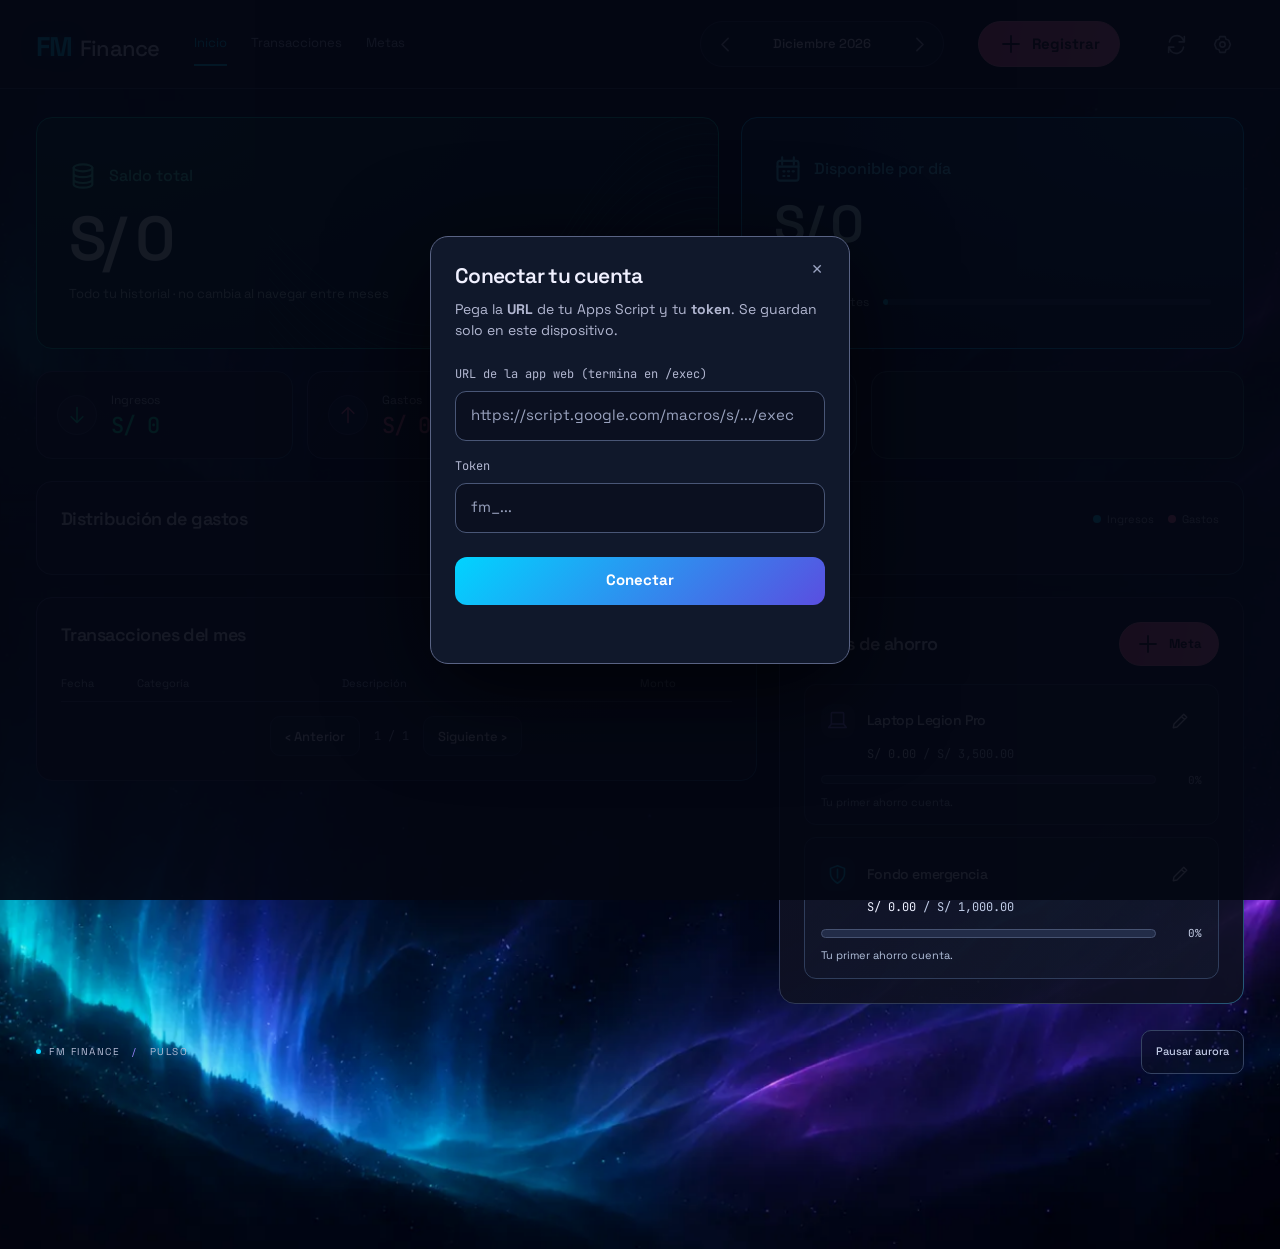
<file: index.html>
<!DOCTYPE html>
<html lang="es">
<head>
  <meta charset="UTF-8">
  <meta name="viewport" content="width=device-width, initial-scale=1.0">
  <meta name="theme-color" content="#08080f">
  <title>FM Finance — Dashboard</title>

  <link rel="manifest" href="manifest.json">
  <link rel="preconnect" href="https://fonts.googleapis.com">
  <link rel="preconnect" href="https://fonts.gstatic.com" crossorigin>
  <link href="https://fonts.googleapis.com/css2?family=Space+Grotesk:wght@400;500;600;700&family=JetBrains+Mono:wght@400;500;600&display=swap" rel="stylesheet">

  <link rel="stylesheet" href="css/base.css">
  <link rel="stylesheet" href="css/dashboard.css">
</head>
<body>
  <div class="aurora" aria-hidden="true"></div>

  <!-- Overlay de configuración (igual que el form) -->
  <div class="cfg-overlay" id="cfgOverlay" hidden>
    <div class="cfg-card">
      <button class="cfg-x" id="btnCerrarCfg" type="button" aria-label="Cerrar" title="Cerrar">✕</button>
      <h2>Conectar tu cuenta</h2>
      <p class="cfg-help">Pega la <b>URL</b> de tu Apps Script y tu <b>token</b>. Se guardan solo en este dispositivo.</p>
      <label for="cfgUrl">URL de la app web (termina en <span class="mono">/exec</span>)</label>
      <input type="text" id="cfgUrl" class="inp" placeholder="https://script.google.com/macros/s/.../exec" autocomplete="off">
      <label for="cfgToken">Token</label>
      <input type="text" id="cfgToken" class="inp" placeholder="fm_..." autocomplete="off">
      <button class="btn-primary" id="btnGuardarCfg">Conectar</button>
      <p class="cfg-estado" id="cfgEstado"></p>
    </div>
  </div>

  <header class="app-header">
    <div class="header-inner">
      <a href="index.html" class="brand" aria-label="FM Finance, inicio"><b>FM</b><span>Finance</span></a>
      <nav class="primary-nav" aria-label="Secciones">
        <a href="#dashMain" class="active">Inicio</a>
        <a href="#transacciones">Transacciones</a>
        <a href="#metas">Metas</a>
      </nav>
      <div class="month-switch" aria-label="Mes consultado">
        <button class="icon-button" id="mesPrev" aria-label="Mes anterior"><span data-icon="chevronLeft"></span></button>
        <span class="month-label" id="mesLabel">—</span>
        <button class="icon-button" id="mesNext" aria-label="Mes siguiente"><span data-icon="chevronRight"></span></button>
      </div>
      <a href="form.html" class="primary header-register"><span data-icon="plus"></span>Registrar</a>
      <div class="header-tools">
        <button class="icon-button" id="btnRefresh" title="Actualizar" aria-label="Actualizar"><span data-icon="refresh"></span></button>
        <button class="icon-button" id="btnConfig" title="Configuración" aria-label="Configuración"><span data-icon="settings"></span></button>
      </div>
    </div>
  </header>

  <main class="dash-main" id="dashMain">

    <!-- Saldo total (persistente, no depende del mes) + disponible por día -->
    <section class="hero-grid enter" aria-label="Saldo y presupuesto diario">
      <article class="card hero balance-card">
        <span data-contours="contours"></span>
        <div class="hero-label"><span data-icon="coins"></span><span>Saldo total</span></div>
        <div class="balance-value" id="saldoTotalVal">S/ 0</div>
        <p class="hero-note">Todo tu historial · no cambia al navegar entre meses</p>
      </article>
      <article class="card hero daily-card">
        <div class="hero-label"><span data-icon="calendar"></span><span>Disponible por día</span></div>
        <div class="daily-value" id="kpiPorDia">S/ 0</div>
        <p class="daily-description" id="kpiPorDiaNota"></p>
        <div class="daily-footer" id="kpiDiasWrap">
          <span><b id="kpiDias">0</b> días restantes</span>
          <div class="time-track" aria-hidden="true"><i id="kpiDiasBar"></i></div>
        </div>
      </article>
    </section>

    <!-- Métricas del mes seleccionado -->
    <section class="metrics enter" aria-label="Resumen del mes">
      <article class="card metric">
        <span class="metric-icon green"><span data-icon="arrowDown"></span></span>
        <div class="metric-copy">
          <p class="metric-label">Ingresos</p>
          <p class="metric-value" id="kpiIngresos" data-color="green">S/ 0</p>
          <span class="kpi-delta mono" id="kpiIngresosDelta" hidden></span>
        </div>
      </article>
      <article class="card metric">
        <span class="metric-icon pink"><span data-icon="arrowUp"></span></span>
        <div class="metric-copy">
          <p class="metric-label">Gastos</p>
          <p class="metric-value" id="kpiGastos" data-color="pink">S/ 0</p>
          <span class="kpi-delta mono" id="kpiGastosDelta" hidden></span>
        </div>
      </article>
      <article class="card metric">
        <span class="metric-icon indigo"><span data-icon="chart"></span></span>
        <div class="metric-copy">
          <p class="metric-label">Neto del mes</p>
          <p class="metric-value" id="kpiNeto">S/ 0</p>
        </div>
      </article>
      <!-- Alertas de presupuesto (la rellena dashboard.js) -->
      <article class="card metric alertas-card ok" id="alertas"></article>
    </section>

    <!-- Gráficos -->
    <section class="charts-grid enter">
      <section class="card panel category-card" aria-labelledby="categoryTitle">
        <div class="panel-head"><h2 id="categoryTitle">Distribución de gastos</h2><small id="catCount"></small></div>
        <div id="chartDonut"></div>
      </section>
      <section class="card panel history-card" aria-labelledby="historyTitle">
        <div class="panel-head">
          <div><h2 id="historyTitle">Ingresos y gastos</h2><small id="histCount"></small></div>
          <div class="chart-key"><span><i></i>Ingresos</span><span><i class="expense-key"></i>Gastos</span></div>
        </div>
        <div id="chartBar"></div>
      </section>
    </section>

    <div class="bottom-grid enter">
      <!-- Transacciones -->
      <section class="card panel tx-card" id="transacciones" aria-labelledby="txTitle">
        <div class="panel-head"><h2 id="txTitle">Transacciones del mes</h2><span class="count mono" id="txCount"></span></div>
        <div class="tx-columns" aria-hidden="true"><span>Fecha</span><span>Categoría</span><span>Descripción</span><span class="col-monto">Monto</span><span></span></div>
        <div id="txList" class="tx-list"></div>
        <div class="tx-pager">
          <button class="pager-btn" id="txPrev">‹ Anterior</button>
          <span class="mono" id="txPagina">1 / 1</span>
          <button class="pager-btn" id="txNext">Siguiente ›</button>
        </div>
      </section>

      <!-- Metas -->
      <section class="card panel metas-card" id="metas" aria-labelledby="metasTitle">
        <div class="panel-head"><h2 id="metasTitle">Metas de ahorro</h2><button class="primary btn-meta-add" id="btnAddMeta" type="button"><span data-icon="plus"></span>Meta</button></div>
        <div id="metasList"></div>
      </section>
    </div>

  </main>

  <footer class="app-footer">
    <span class="footer-sign"><i></i> FM FINANCE <span class="sep">/</span> PULSO</span>
    <button type="button" id="motionToggle" class="motion-toggle" aria-pressed="false">Pausar aurora</button>
  </footer>

  <div class="loading-overlay" id="loading" hidden><div class="spinner"></div></div>

  <!-- Editor de metas de ahorro -->
  <div class="cfg-overlay" id="metaOverlay" hidden>
    <div class="cfg-card">
      <button class="cfg-x" id="metaClose" type="button" aria-label="Cerrar" title="Cerrar">✕</button>
      <h2 id="metaTitle">Nueva meta</h2>
      <label for="metaNombre">Nombre de la meta</label>
      <input type="text" id="metaNombre" class="inp" placeholder="Ej. Laptop Legion Pro" autocomplete="off">
      <label for="metaObjetivo">Objetivo (S/)</label>
      <input type="text" id="metaObjetivo" class="inp mono" inputmode="decimal" placeholder="3500" autocomplete="off">
      <label for="metaActual">Ahorrado hasta ahora (S/)</label>
      <input type="text" id="metaActual" class="inp mono" inputmode="decimal" placeholder="0" autocomplete="off">
      <button class="btn-primary" id="metaGuardar" type="button">Guardar meta</button>
      <button class="meta-eliminar" id="metaEliminar" type="button" hidden>Eliminar meta</button>
      <p class="cfg-estado" id="metaEstado"></p>
    </div>
  </div>

  <script src="js/config.js"></script>
  <script src="js/utils.js"></script>
  <script src="js/sheets.js"></script>
  <script src="js/charts.js"></script>
  <script src="js/dashboard.js"></script>
  <script>
    if ('serviceWorker' in navigator) {
      window.addEventListener('load', () => navigator.serviceWorker.register('sw.js').catch(() => {}));
    }
  </script>
</body>
</html>
</file>
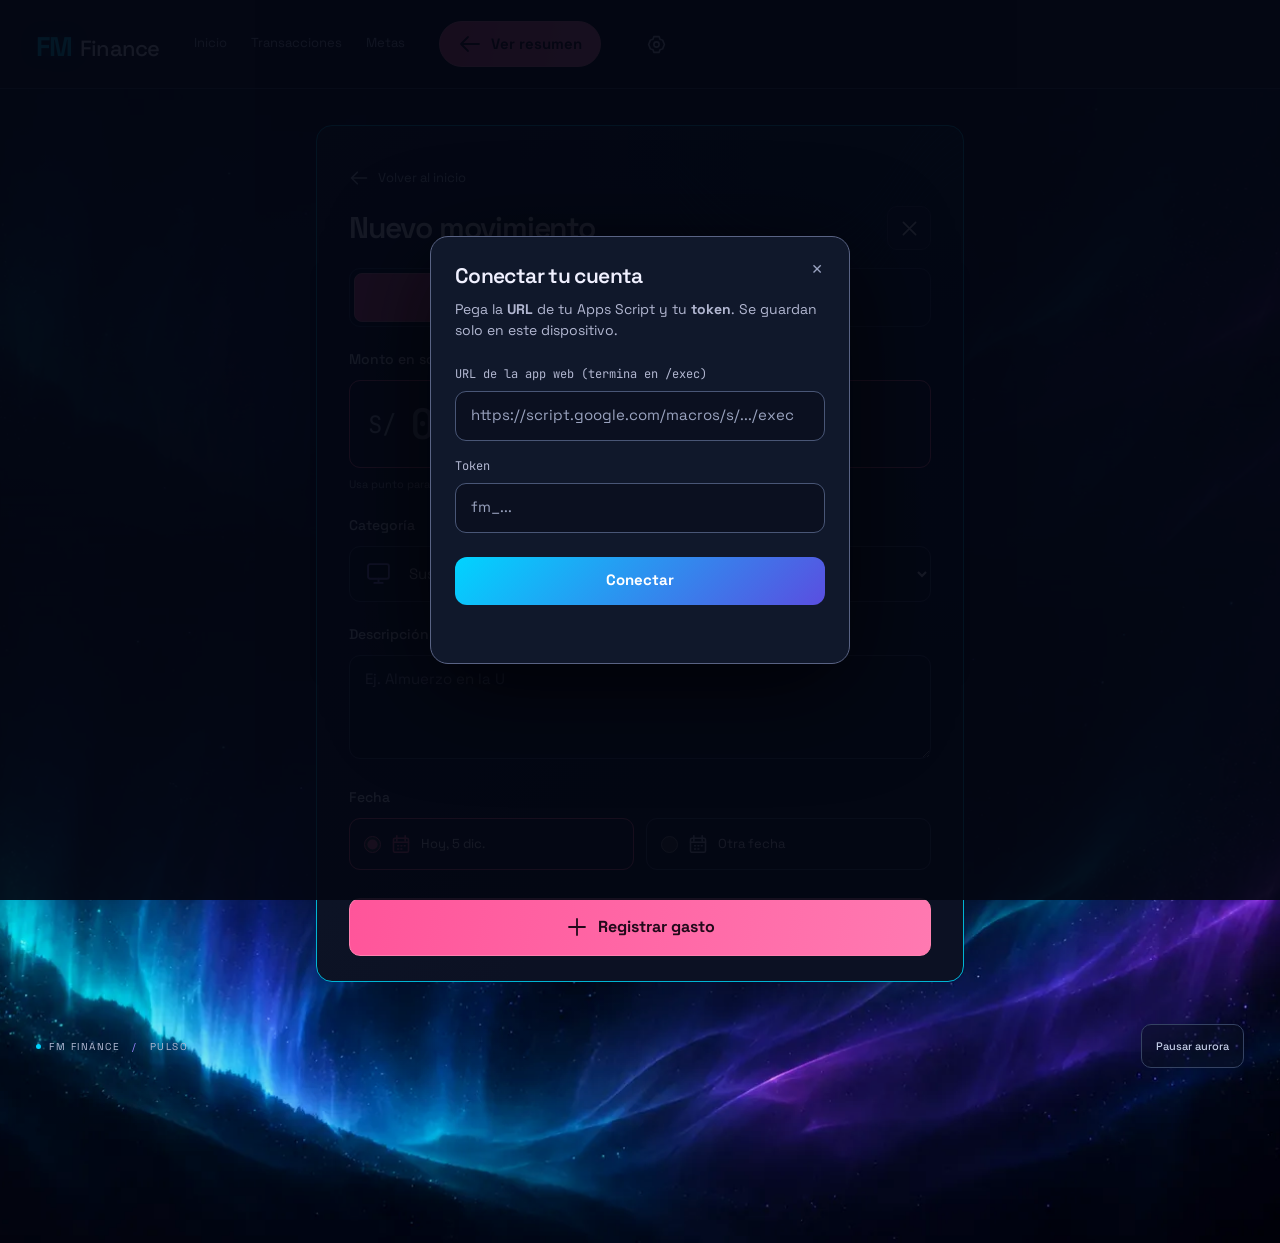
<file: form.html>
<!DOCTYPE html>
<html lang="es">
<head>
  <meta charset="UTF-8">
  <meta name="viewport" content="width=device-width, initial-scale=1.0">
  <meta name="theme-color" content="#08080f">
  <title>FM Finance — Registrar</title>

  <link rel="manifest" href="manifest.json">
  <link rel="preconnect" href="https://fonts.googleapis.com">
  <link rel="preconnect" href="https://fonts.gstatic.com" crossorigin>
  <link href="https://fonts.googleapis.com/css2?family=Space+Grotesk:wght@400;500;600;700&family=JetBrains+Mono:wght@400;500;600&display=swap" rel="stylesheet">

  <link rel="stylesheet" href="css/base.css">
  <link rel="stylesheet" href="css/form.css">
</head>
<body>
  <div class="aurora" aria-hidden="true"></div>

  <!-- Overlay de configuración (se muestra si no hay URL+token guardados) -->
  <div class="cfg-overlay" id="cfgOverlay" hidden>
    <div class="cfg-card">
      <button class="cfg-x" id="btnCerrarCfg" type="button" aria-label="Cerrar" title="Cerrar">✕</button>
      <h2>Conectar tu cuenta</h2>
      <p class="cfg-help">Pega la <b>URL</b> de tu Apps Script y tu <b>token</b>. Se guardan solo en este dispositivo.</p>
      <label for="cfgUrl">URL de la app web (termina en <span class="mono">/exec</span>)</label>
      <input type="text" id="cfgUrl" class="inp" placeholder="https://script.google.com/macros/s/.../exec" autocomplete="off">
      <label for="cfgToken">Token</label>
      <input type="text" id="cfgToken" class="inp" placeholder="fm_..." autocomplete="off">
      <button class="btn-primary" id="btnGuardarCfg">Conectar</button>
      <p class="cfg-estado" id="cfgEstado"></p>
    </div>
  </div>

  <header class="app-header">
    <div class="header-inner">
      <a href="index.html" class="brand" aria-label="FM Finance, inicio"><b>FM</b><span>Finance</span></a>
      <nav class="primary-nav" aria-label="Secciones">
        <a href="index.html">Inicio</a>
        <a href="index.html#transacciones">Transacciones</a>
        <a href="index.html#metas">Metas</a>
      </nav>
      <a href="index.html" class="primary header-register"><span data-icon="arrowLeft"></span>Ver resumen</a>
      <div class="header-tools">
        <button class="icon-button" id="btnConfig" title="Configuración" aria-label="Configuración"><span data-icon="settings"></span></button>
      </div>
    </div>
  </header>

  <main class="form-wrap enter">
    <form class="card form-card" id="formTx" autocomplete="off" novalidate>
      <span data-contours="form-contours"></span>
      <a href="index.html" class="form-back"><span data-icon="arrowLeft"></span>Volver al inicio</a>

      <!-- La ✕ en su PROPIA fila, en flujo normal: nunca se solapa con el toggle -->
      <div class="form-card-head">
        <h1>Nuevo movimiento</h1>
        <a href="index.html" class="btn icon-button form-close" title="Cancelar y volver al dashboard" aria-label="Cancelar y volver al dashboard"><span data-icon="close"></span></a>
      </div>

      <!-- Toggle Gasto / Ingreso -->
      <div class="type-toggle" id="typeToggle" data-kind="gasto" role="group" aria-label="Tipo de movimiento">
        <span class="toggle-thumb" id="toggleThumb" aria-hidden="true"></span>
        <button type="button" class="active" id="btnGasto" aria-pressed="true"><span data-icon="arrowUp"></span>Gasto</button>
        <button type="button" id="btnIngreso" aria-pressed="false"><span data-icon="arrowDown"></span>Ingreso</button>
      </div>

      <!-- Monto -->
      <div class="field-group" style="margin-top:0">
        <label class="field-label" for="inpMonto">Monto en soles</label>
        <div class="amount-field" id="montoBox">
          <span>S/</span>
          <input type="text" id="inpMonto" inputmode="decimal" placeholder="0.00" maxlength="16" aria-describedby="montoHint">
        </div>
        <p class="field-hint" id="montoHint">Usa punto para los decimales.</p>
      </div>

      <!-- Categoría -->
      <div class="field-group">
        <label class="field-label" for="selCategoria">Categoría</label>
        <div class="category-select-wrap" id="catWrap"><span data-icon="other"></span><select id="selCategoria"></select></div>
        <div class="conditional" id="otraWrap" hidden>
          <label class="field-label" for="inpOtraCategoria">Tu categoría</label>
          <input type="text" id="inpOtraCategoria" placeholder="¿Qué categoría? Ej. Mascota" maxlength="70" autocomplete="off">
        </div>
      </div>

      <!-- Descripción -->
      <div class="field-group">
        <label class="field-label" for="inpDescripcion">Descripción <span>· opcional</span></label>
        <textarea id="inpDescripcion" rows="3" placeholder="Ej. Almuerzo en la U"></textarea>
      </div>

      <!-- Fecha -->
      <fieldset class="field-group date-fieldset">
        <legend class="field-label">Fecha</legend>
        <div class="date-choices">
          <label class="date-choice"><input type="radio" name="modoFecha" value="hoy" checked><span data-icon="calendar"></span><span id="lblHoy">Hoy</span></label>
          <label class="date-choice"><input type="radio" name="modoFecha" value="otra"><span data-icon="calendar"></span><span>Otra fecha</span></label>
        </div>
        <div class="conditional" id="fechaWrap" hidden>
          <label class="field-label" for="inpFecha">Fecha del movimiento</label>
          <input type="date" id="inpFecha">
        </div>
      </fieldset>

      <button type="submit" class="primary submit-button" id="btnRegistrar"><span data-icon="plus"></span><span id="btnRegistrarTxt">Registrar gasto</span></button>
    </form>

    <!-- Badge de pendientes offline -->
    <div class="cola-badge" id="colaBadge" hidden>📶 <span id="colaCount">0</span> pendiente(s)</div>
  </main>

  <footer class="app-footer">
    <span class="footer-sign"><i></i> FM FINANCE <span class="sep">/</span> PULSO</span>
    <button type="button" id="motionToggle" class="motion-toggle" aria-pressed="false">Pausar aurora</button>
  </footer>

  <script src="js/config.js"></script>
  <script src="js/utils.js"></script>
  <script src="js/sheets.js"></script>
  <script src="js/form.js"></script>
  <script>
    if ('serviceWorker' in navigator) {
      window.addEventListener('load', () => navigator.serviceWorker.register('sw.js').catch(() => {}));
    }
  </script>
</body>
</html>
</file>
<file: css/base.css>
/* ============================================================
   FM_FINANCE — base.css  ("Pulso" · versión liviana)
   Tokens + reset + componentes compartidos (header, botones,
   tarjetas, inputs, toast, overlays). Sin imágenes, sin filtros
   animados: la aurora son solo gradientes CSS.
   ============================================================ */

:root {
  color-scheme: dark;

  /* Fondos */
  --bg-primary:    #08080f;
  --bg-secondary:  #0b1020;
  --bg-card:       #0e1122;
  --bg-card-hover: #121733;

  /* Acentos */
  --accent-cyan:   #00d4ff;
  --accent-indigo: #9b86ff;
  --accent-pink:   #ff6b9d;
  --accent-green:  #00ffb0;
  --accent-amber:  #ffcf52;
  --accent-red:    #ff5a6e;

  /* Texto (muted subido: antes casi no se leía sobre las tarjetas) */
  --text-primary:  #f0f0ff;
  --text-secondary:#b2b7d1;
  --text-muted:    #9aa3c1;

  /* Bordes / glows */
  --line:          #2f3955;
  --border:        #2f3955;
  --border-hover:  #4b6a8f;
  --glow-cyan:     0 0 0 3px rgba(0,212,255,.14);
  --glow-pink:     0 0 0 3px rgba(255,107,157,.14);

  /* Tipografía */
  --font-display:  'Space Grotesk', system-ui, sans-serif;
  --font-mono:     'JetBrains Mono', ui-monospace, monospace;

  /* Radios */
  --radius-sm: 8px;
  --radius-md: 12px;
  --radius-lg: 16px;
}

* { margin: 0; padding: 0; box-sizing: border-box; }
[hidden] { display: none !important; }   /* debe ganar siempre */

html { scroll-behavior: smooth; scroll-padding-top: 24px; }
html, body {
  background: #040813;
  color: var(--text-primary);
  font-family: var(--font-display);
  font-size: 15px; line-height: 1.5;
  -webkit-font-smoothing: antialiased;
  min-height: 100vh;
}
body { position: relative; isolation: isolate; padding-bottom: 0; min-width: 320px; min-height: 100vh; }

/* ---------- Aurora "Pulso" (textura de Codex, WebP de 35 KB) ----------
   Dos capas de la misma imagen: una arriba (tenue) y otra abajo (intensa),
   que se desplazan muy lento (24 s / 28 s). Solo se anima transform, así
   que corre en la GPU sin repintar. Se pausa con el botón del pie, cuando
   la pestaña no se ve, y no se mueve con "reducir movimiento". */
.aurora {
  position: absolute; inset: 0; z-index: -1; pointer-events: none; overflow: hidden;
  background: radial-gradient(ellipse at 0 44%, rgba(9,38,69,.27), transparent 70%), #040813;
}
.aurora::before, .aurora::after {
  content: ''; position: absolute; width: 108%; left: -4%;
  background-image: url("../img/aurora.webp"); background-repeat: no-repeat; background-size: cover;
  transform-origin: 50% 70%; will-change: transform;
}
.aurora::before {
  top: -250px; height: clamp(600px, 73vw, 1100px); background-position: center top; opacity: .55;
  -webkit-mask-image: linear-gradient(#000 45%, transparent 100%); mask-image: linear-gradient(#000 45%, transparent 100%);
  animation: aurora-drift-upper 24s ease-in-out infinite alternate;
}
.aurora::after {
  bottom: -22px; height: clamp(720px, 74vw, 1150px); background-position: center bottom; opacity: .96;
  -webkit-mask-image: linear-gradient(transparent, #000 30%); mask-image: linear-gradient(transparent, #000 30%);
  animation: aurora-drift-lower 28s ease-in-out infinite alternate;
}
.motion-paused .aurora::before, .motion-paused .aurora::after { animation-play-state: paused; }
@keyframes aurora-drift-upper { from { transform: translate3d(-1%,0,0) scale(1); } to { transform: translate3d(1%,16px,0) scale(1.025); } }
@keyframes aurora-drift-lower { from { transform: translate3d(1%,0,0) scale(1); } to { transform: translate3d(-1%,-15px,0) scale(1.025); } }
@media (max-width: 600px) {
  .aurora::before { top: -130px; height: 650px; opacity: .65; background-position: 62% top; }
  .aurora::after { height: 800px; background-position: 46% bottom; }
}

/* Líneas de contorno decorativas (tarjeta de saldo y formulario) */
.contours { position: absolute; width: 78%; height: 170%; right: -12%; bottom: -45%; color: #00ffd9; opacity: .16; pointer-events: none; }
.form-contours { position: absolute; pointer-events: none; width: 60%; height: 320px; right: -16%; top: -12%; color: var(--accent-cyan); opacity: .12; }

/* Pie: firma + pausa de la aurora (deja ver la aurora inferior) */
.app-footer { max-width: 1512px; margin: 18px auto 0; padding: 0 36px 175px; display: flex; align-items: center; justify-content: space-between; gap: 16px; font-size: 11px; color: #b1b9d3; }
.footer-sign { font-size: 10px; letter-spacing: 1.5px; display: flex; align-items: center; gap: 8px; white-space: nowrap; }
.footer-sign i { width: 5px; height: 5px; background: var(--accent-cyan); border-radius: 50%; box-shadow: 0 0 7px rgba(0,212,255,.5); }
.footer-sign .sep { color: var(--accent-indigo); padding: 0 4px; }
.motion-toggle { min-height: 44px; font-size: 11px; background: rgba(12,18,33,.48); color: #c2cbe5; border-color: #354363; padding: 7px 14px; }
.motion-toggle:disabled { opacity: 1; color: #acb9d4; }
@media (max-width: 600px) { .app-footer { padding: 0 18px 140px; flex-direction: column; align-items: flex-start; gap: 10px; } }

h1, h2, h3, h4 { font-weight: 600; letter-spacing: -.03em; }
h2 { font-size: 18px; line-height: 1.4; }
small { font-size: 12px; color: var(--text-secondary); }
a { color: inherit; text-decoration: none; }
.mono, .money { font-family: var(--font-mono); font-variant-numeric: tabular-nums; }
.money { letter-spacing: -.045em; white-space: nowrap; }
.green { color: var(--accent-green); } .pink { color: var(--accent-pink); }
.cyan { color: var(--accent-cyan); }   .indigo { color: var(--accent-indigo); }
.amber { color: var(--accent-amber); }
.monto-ingreso { color: var(--accent-green); }
.monto-gasto   { color: var(--accent-pink); }

svg.icon { width: 24px; height: 24px; flex-shrink: 0; stroke: currentColor; fill: none;
  stroke-width: 1.8; stroke-linecap: round; stroke-linejoin: round; }

/* ---------- Botones e inputs ---------- */
button, input, select, textarea { font: inherit; color: var(--text-primary); }
button { cursor: pointer; -webkit-tap-highlight-color: transparent; touch-action: manipulation; }
button:disabled { opacity: .4; cursor: default; }
button, .btn {
  display: inline-flex; justify-content: center; align-items: center; gap: 9px;
  min-height: 44px; padding: 10px 16px;
  border: 1px solid var(--line); border-radius: 10px; background: #151b30; font-weight: 500;
  transition: border-color .15s, background-color .15s, transform .1s;
}
button:hover:not(:disabled) { border-color: #6d7b9a; background-color: #1b223a; }
button:active:not(:disabled) { transform: scale(.98); }
button:focus-visible, a:focus-visible, [tabindex="0"]:focus-visible { outline: 2px solid var(--accent-cyan); outline-offset: 3px; }

.primary {
  background: linear-gradient(100deg, #ff559a, #ff79b1); border: 1px solid #ff82b0;
  color: #22091a; border-radius: 30px; font-weight: 700;
}
.primary:hover:not(:disabled) { background: #ff8cbd; border-color: #ffa9cb; }
a.primary { display: inline-flex; justify-content: center; align-items: center; gap: 9px; min-height: 44px; padding: 10px 18px; }
.icon-button { width: 44px; padding: 9px; flex-shrink: 0; }
.icon-button svg { width: 21px; height: 21px; }

input, select, textarea {
  width: 100%; min-width: 0; min-height: 50px; padding: 12px 15px;
  background: var(--bg-secondary); border: 1px solid #495676; border-radius: 11px;
}
input::placeholder, textarea::placeholder { color: #9aa3bf; opacity: 1; }
textarea { resize: vertical; min-height: 104px; }
select { cursor: pointer; }
input:focus, select:focus, textarea:focus { outline: 0; border-color: var(--accent-cyan); box-shadow: var(--glow-cyan); }
.inp { display: block; }

/* ---------- Tarjeta ---------- */
.card {
  position: relative; min-width: 0;
  border: 1px solid var(--line); border-radius: var(--radius-lg);
  background: linear-gradient(125deg, rgba(29,37,71,.10), transparent 80%), rgba(14,17,34,.93);
}
.card::before {   /* brillo de borde estático (antes: conic animado al hover) */
  content: ''; position: absolute; inset: -1px; border-radius: inherit; pointer-events: none; padding: 1px;
  background: linear-gradient(110deg, rgba(124,111,247,.22), transparent 25%, transparent 75%, rgba(0,212,255,.22));
  -webkit-mask: linear-gradient(#fff 0 0) content-box, linear-gradient(#fff 0 0);
  -webkit-mask-composite: xor; mask-composite: exclude;
}

/* ---------- Header ---------- */
.app-header { border-bottom: 1px solid #36405c; background: rgba(8,12,24,.94); position: sticky; top: 0; z-index: 30; }
.header-inner { max-width: 1512px; margin: auto; padding: 12px 16px; display: flex; flex-wrap: wrap; align-items: center; gap: 8px 12px; }
.brand { order: 1; flex: 1; display: inline-flex; align-items: baseline; gap: 7px; font-size: 20px; letter-spacing: -.7px; min-height: 44px; padding-top: 6px; white-space: nowrap; }
.brand b { color: var(--accent-cyan); font-size: 25px; font-weight: 700; text-shadow: 0 0 17px rgba(0,212,255,.25); }
.brand span { font-weight: 500; }
.header-tools { order: 2; display: flex; gap: 2px; }
.header-tools button { background: none; border-color: transparent; color: #c6cce3; }
.primary-nav { order: 3; width: 100%; display: flex; align-items: center; gap: 22px; }
.primary-nav a { display: flex; align-items: center; min-height: 44px; border-bottom: 2px solid transparent; color: var(--text-secondary); font-size: 13px; }
.primary-nav a:hover, .primary-nav a.active { color: var(--accent-cyan); border-bottom-color: var(--accent-cyan); }
.month-switch { order: 4; width: 100%; display: flex; align-items: center; justify-content: space-between; border: 1px solid var(--line); border-radius: 30px; background: #090e1c; padding: 0 2px; }
.month-switch span { text-align: center; font-size: 13px; font-weight: 500; }
.month-switch button { border: 0; border-radius: 50%; background: transparent; color: var(--text-secondary); }
.header-register { order: 5; width: 100%; }

@media (min-width: 1020px) {
  .header-inner { flex-wrap: nowrap; gap: 34px; padding: 16px 36px; min-height: 88px; }
  .brand { flex: 0 0 auto; font-size: 22px; } .brand b { font-size: 27px; }
  .primary-nav { order: 2; width: auto; gap: 24px; }
  .month-switch { order: 3; width: auto; margin-left: auto; } .month-switch span { min-width: 150px; }
  .header-register { order: 4; width: auto; min-width: 142px; }
  .header-tools { order: 5; }
}

/* ---------- Toast ---------- */
.toast {
  position: fixed; bottom: 24px; left: 50%; z-index: 9999; max-width: min(500px, calc(100% - 32px));
  padding: 13px 20px; border-radius: 12px; font-size: 13px; font-weight: 500;
  background: #142a32; color: #e0fff5; border: 1px solid #4e8d82; box-shadow: 0 10px 40px rgba(0,0,0,.5);
  opacity: 0; transform: translate(-50%, 14px); pointer-events: none;
  transition: opacity .2s, transform .2s;
}
.toast.show { opacity: 1; transform: translate(-50%, 0); }
.toast.error { background: #2b1620; color: #ffd3de; border-color: #8a4660; }

/* ---------- Overlays (conexión / metas) ---------- */
.cfg-overlay { position: fixed; inset: 0; z-index: 100; background: rgba(4,7,19,.92); display: grid; place-items: center; padding: 20px; }
.cfg-card { position: relative; width: 100%; max-width: 420px; background: #10182b; border: 1px solid #596384; border-radius: 18px; padding: 24px; display: flex; flex-direction: column; gap: 8px; box-shadow: 0 24px 100px rgba(0,0,0,.7); }
.cfg-card h2 { font-size: 21px; padding-right: 40px; }
.cfg-help { color: var(--text-secondary); font-size: 14px; margin-bottom: 8px; line-height: 1.5; }
.cfg-card label { font-family: var(--font-mono); font-size: 12px; color: var(--text-secondary); margin-top: 8px; }
.btn-primary { margin-top: 16px; min-height: 48px; border-radius: var(--radius-md); font-weight: 700; color: #fff; border: 0; background: linear-gradient(135deg, var(--accent-cyan), #5a4ee0); }
.cfg-estado { font-family: var(--font-mono); font-size: 13px; min-height: 18px; margin-top: 8px; }
.cfg-estado.ok { color: var(--accent-green); }
.cfg-estado.error { color: var(--accent-red); }
/* Botón cerrar de overlays: circular y sutil, 44px de zona táctil */
.cfg-x {
  position: absolute; top: 10px; right: 10px; z-index: 3; width: 44px; height: 44px; min-height: 0; padding: 0;
  border-radius: 50%; background: transparent; border: 0; color: var(--text-muted); font-size: 14px;
}
.cfg-x:hover:not(:disabled) { color: var(--accent-pink); background: rgba(255,107,157,.12); }

.loading-overlay { position: fixed; inset: 0; z-index: 50; display: grid; place-items: center; background: rgba(4,8,19,.6); }
.spinner { width: 42px; height: 42px; border-radius: 50%; border: 3px solid var(--line); border-top-color: var(--accent-cyan); animation: spin .8s linear infinite; }
@keyframes spin { to { transform: rotate(360deg); } }

/* ---------- Entrada suave de paneles (una vez, 230 ms) ---------- */
.enter { animation: enter 230ms cubic-bezier(.2,.8,.2,1) both; }
.metrics.enter { animation-delay: 25ms; }
.charts-grid.enter { animation-delay: 45ms; }
.bottom-grid.enter { animation-delay: 65ms; }
@keyframes enter { from { opacity: 0; transform: translateY(9px); } to { opacity: 1; transform: none; } }

/* Scrollbar */
::-webkit-scrollbar { width: 10px; height: 10px; }
::-webkit-scrollbar-thumb { background: var(--line); border-radius: 8px; }
::-webkit-scrollbar-track { background: transparent; }

/* Accesibilidad: sin movimiento si el usuario lo pide */
@media (prefers-reduced-motion: reduce) {
  .aurora::before, .aurora::after { animation: none !important; }   /* la textura se queda, quieta */
  *, *::before, *::after { animation-duration: .01ms !important; animation-iteration-count: 1 !important; transition-duration: .01ms !important; scroll-behavior: auto !important; }
}
</file>
<file: css/dashboard.css>
/* ============================================================
   FM_FINANCE — dashboard.css  ("Pulso" · móvil primero)
   ============================================================ */

.dash-main { max-width: 1512px; margin: 0 auto; padding: 18px 16px 8px; display: grid; gap: 18px; }

/* ---------- Hero: saldo total + disponible por día ---------- */
.hero-grid { display: grid; gap: 18px; }
.hero { padding: 24px 22px; overflow: hidden; display: flex; flex-direction: column; align-items: flex-start; justify-content: center; }
.hero-label { display: flex; align-items: center; gap: 12px; font-size: 16px; font-weight: 500; position: relative; }
.hero-label .icon { width: 28px; height: 28px; }
.balance-card { background: radial-gradient(ellipse at 10% 0, rgba(0,171,135,.14), transparent 80%), linear-gradient(135deg, #002421, #061421 85%); border-color: #00c9a9; }
.balance-card .hero-label { color: #48ffcf; }
.balance-value { font: 600 clamp(38px, 10vw, 62px)/1.2 var(--font-display); font-variant-numeric: tabular-nums; letter-spacing: -.055em; color: #e0fff8; margin: 12px 0 8px; position: relative; }
.hero-note { color: #c1e6df; font-size: 13px; position: relative; }
.daily-card { background: radial-gradient(ellipse at 95% 0, rgba(0,70,115,.6), transparent 80%), linear-gradient(130deg, #001d31, #071329); border-color: #00c1ff; }
.daily-card .hero-label { color: #55dcff; }
.daily-value { font: 600 clamp(34px, 9vw, 52px)/1.2 var(--font-display); font-variant-numeric: tabular-nums; letter-spacing: -.055em; color: #c5f5ff; margin: 10px 0 6px; }
.daily-description { color: #b5d7ef; font-size: 12px; min-height: 18px; }
.daily-footer { margin-top: 14px; display: flex; align-items: center; gap: 14px; width: 100%; font-size: 12px; color: #c4e4f5; }
.daily-footer span { white-space: nowrap; }
.time-track { flex: 1; height: 6px; background: #193855; border-radius: 9px; overflow: hidden; }
.time-track i { display: block; height: 100%; width: 0; min-width: 5px; background: var(--accent-cyan); border-radius: inherit; box-shadow: 0 0 14px rgba(0,207,255,.35); transition: width .6s ease; }

/* ---------- Métricas del mes ---------- */
.metrics { display: grid; grid-template-columns: 1fr 1fr; gap: 12px; }
/* Móvil: icono arriba y cifra debajo, así el monto nunca se corta en 2 columnas */
.metric { padding: 14px; display: flex; flex-direction: column; align-items: flex-start; gap: 10px; min-width: 0; text-align: left; }
.metric-icon { width: 40px; height: 40px; border-radius: 50%; display: grid; place-items: center; background: #171d38; border: 1px solid #373d61; flex-shrink: 0; }
.metric-icon .icon { width: 20px; height: 20px; }
.metric-icon.green { color: var(--accent-green); } .metric-icon.pink { color: var(--accent-pink); }
.metric-icon.indigo { color: var(--accent-indigo); } .metric-icon.amber { color: var(--accent-amber); }
.metric-copy { min-width: 0; }
.metric-label { font-size: 12px; color: #c1c8df; margin-bottom: 4px; }
.metric-value { font: 500 18px/1.2 var(--font-mono); font-variant-numeric: tabular-nums; letter-spacing: -.05em; white-space: nowrap; }
.metric-value[data-color="green"] { color: var(--accent-green); }
.metric-value[data-color="pink"]  { color: var(--accent-pink); }
.kpi-delta { display: block; font-size: 11px; margin-top: 3px; }
.kpi-delta.good { color: var(--accent-green); }
.kpi-delta.bad  { color: var(--accent-pink); }

/* Tarjeta de alerta de presupuesto (#alertas) */
.alertas-card { flex-wrap: wrap; cursor: default; }
.alertas-card.hay { border-color: #7f612a; background: linear-gradient(130deg, rgba(77,53,18,.16), #18140f); cursor: pointer; }
.alertas-card.hay .metric-icon { background: var(--accent-amber); color: #22180a; border: 0; }
.alertas-card.hay .metric-label { color: #ffdc7c; font-size: 13px; font-weight: 600; }
.alertas-card.hay .metric-sub { color: #ffe1a1; font-size: 12px; }
.alertas-card.ok { border-color: #2c584d; background: #0d1c20; }
.alertas-card.ok .metric-label { color: var(--accent-green); }
.alertas-card.ok .metric-sub { color: var(--text-secondary); font-size: 12px; }
.alert-list { width: 100%; list-style: none; display: grid; gap: 6px; font-size: 12px; color: #ffe1a1; padding-top: 10px; border-top: 1px solid rgba(255,184,0,.2); }

/* ---------- Paneles ---------- */
.panel { padding: 20px; }
.panel-head { display: flex; justify-content: space-between; align-items: center; gap: 12px; margin-bottom: 18px; }
.count { font-size: 11px; padding: 4px 9px; border: 1px solid #3b4561; border-radius: 20px; color: #bec6df; white-space: nowrap; }
.charts-grid, .bottom-grid { display: grid; gap: 18px; }

/* Distribución de gastos */
.category-card { display: flex; flex-direction: column; }
#chartDonut { flex: 1; display: flex; flex-direction: column; justify-content: center; }
.category-body { display: flex; flex-direction: column; align-items: center; gap: 22px; }
.donut { width: 168px; height: 168px; border-radius: 50%; display: grid; place-items: center; flex-shrink: 0; position: relative; }
.donut::before { content: ''; position: absolute; inset: 20px; border-radius: 50%; background: #0e1224; border: 1px solid #313952; }
.donut-center { position: relative; display: grid; justify-items: center; gap: 4px; }
.donut-center b { font-size: 18px; font-weight: 600; }
.donut-center small { font-size: 11px; }
.category-legend { display: grid; gap: 14px; width: 100%; min-width: 0; }
.category-line { display: grid; grid-template-columns: 8px minmax(0,1fr) auto; column-gap: 9px; row-gap: 3px; align-items: center; font-size: 12px; }
.category-dot { width: 8px; height: 8px; border-radius: 50%; background: var(--c); grid-column: 1; grid-row: 1; }
.cat-name { grid-column: 2; grid-row: 1; overflow-wrap: anywhere; }
.category-amount { grid-column: 2; grid-row: 2; color: #e1e4f5; font-size: 12px; }
.category-pct { grid-column: 3; grid-row: 1 / 3; color: #bec6e0; font-size: 12px; font-family: var(--font-mono); }

/* Ingresos vs gastos */
.chart-key { display: flex; align-items: center; gap: 14px; color: var(--text-secondary); font-size: 11px; }
.chart-key span { white-space: nowrap; display: flex; align-items: center; gap: 6px; }
.chart-key i { width: 8px; height: 8px; border-radius: 50%; background: var(--accent-cyan); }
.chart-key .expense-key { background: var(--accent-pink); }
.plot-unit { display: block; font-size: 10px; color: #b6bfd9; margin: 4px 0 6px; }
.plot-area { display: grid; grid-template-columns: 46px 1fr; }
.y-scale { height: 144px; display: flex; flex-direction: column; justify-content: space-between; text-align: right; padding-right: 8px; font: 10px var(--font-mono); color: #b6bfd9; }
.bar-plot { height: 144px; display: flex; justify-content: space-around; align-items: flex-end; border-bottom: 1px solid #46506c; background: repeating-linear-gradient(to top, transparent 0, transparent calc(25% - 1px), rgba(76,86,114,.17) calc(25% - 1px), rgba(76,86,114,.17) 25%); }
.bar-group { display: flex; align-items: flex-end; justify-content: center; gap: 6px; height: 100%; width: 100%; min-width: 0; }
.bar { width: clamp(12px, 3vw, 30px); min-height: 2px; border-radius: 3px 3px 0 0; background: var(--accent-cyan); transition: height .5s ease; }
.bar.expense { background: var(--accent-pink); }
.bar.zero { height: 0 !important; min-height: 0; }
.x-labels { display: flex; justify-content: space-around; margin: 8px 0 0 46px; font-size: 11px; color: var(--text-secondary); }
.x-labels span { flex: 1; text-align: center; }
.balance-trend { border-top: 1px solid #303a56; margin-top: 14px; padding-top: 12px; }
.trend-head { display: flex; justify-content: space-between; align-items: center; gap: 12px; font-size: 12px; }
.trend-svg { display: block; width: 100%; height: 79px; margin-top: 8px; overflow: visible; }
.trend-svg text { font: 11px var(--font-display); fill: #b8c5de; }
.trend-svg .value-label { fill: var(--accent-green); font-weight: 500; }
.chart-caption { font-size: 11px; color: var(--text-secondary); margin-top: 8px; }

/* Estados vacíos */
.empty-state { text-align: center; padding: 30px 16px; display: grid; justify-items: center; gap: 10px; color: var(--text-secondary); }
.empty-state > .icon { width: 38px; height: 38px; color: #b29fff; }
.empty-state strong { font-size: 16px; font-weight: 500; color: var(--text-primary); }
.empty-state p { max-width: 310px; font-size: 13px; }

/* ---------- Transacciones ---------- */
.tx-columns { display: none; }
.tx-list { display: flex; flex-direction: column; }
.tx-row {
  display: grid; grid-template-columns: minmax(0,1fr) auto 44px; align-items: center; column-gap: 10px; row-gap: 2px;
  grid-template-areas: "cat amt del" "desc amt del" "date amt del";
  padding: 12px 0; border-bottom: 1px solid #2b3450;
}
.tx-row:last-child { border-bottom: 0; }
.tx-date { grid-area: date; font-size: 11px; color: var(--text-muted); font-family: var(--font-mono); }
.tx-category { grid-area: cat; display: flex; align-items: center; gap: 10px; font-size: 13px; min-width: 0; }
.tx-category .icon { width: 24px; height: 24px; color: var(--c); }
.tx-desc { grid-area: desc; color: #bdc5df; font-size: 12px; overflow-wrap: anywhere; min-width: 0; padding-left: 34px; }
.tx-desc.vacia { color: var(--text-muted); }
.tx-recurrente { margin-left: 6px; color: var(--accent-cyan); white-space: nowrap; }
.tx-recurrente .icon { width: 14px; height: 14px; vertical-align: -2px; }
.tx-monto { grid-area: amt; text-align: right; font: 500 13px var(--font-mono); white-space: nowrap; letter-spacing: -.04em; }
.tx-del { grid-area: del; width: 44px; padding: 10px; background: none; border-color: transparent; color: #bec7e2; }
.tx-del:hover:not(:disabled) { color: var(--accent-pink); border-color: rgba(255,107,157,.35); background: rgba(255,107,157,.05); }
.tx-del .icon { width: 19px; height: 19px; }
.tx-pager { display: flex; align-items: center; justify-content: center; gap: 14px; padding-top: 14px; }
.pager-btn { min-height: 40px; padding: 6px 14px; font-size: 13px; }
.tx-pager .mono { font-size: 12px; color: var(--text-secondary); }

/* ---------- Metas ---------- */
.btn-meta-add { min-height: 44px; padding: 7px 16px; font-size: 13px; }
.meta { background: linear-gradient(135deg, rgba(24,32,56,.27), rgba(19,26,45,.6)); border: 1px solid #2f3d5b; border-radius: 12px; padding: 14px 16px; margin-top: 12px; }
.meta-top { display: flex; align-items: center; gap: 12px; }
.meta-ico { color: var(--accent-cyan); background: rgba(0,212,255,.07); width: 34px; height: 34px; border-radius: 11px; display: grid; place-items: center; flex-shrink: 0; }
.meta-ico .icon { width: 21px; height: 21px; }
.meta-ico.indigo { color: var(--accent-indigo); background: rgba(155,134,255,.08); }
.meta-nombre { font-size: 14px; font-weight: 500; flex: 1; overflow-wrap: anywhere; }
.meta-edit { background: none; border-color: transparent; width: 44px; padding: 10px; flex-shrink: 0; }
.meta-edit .icon { width: 18px; height: 18px; }
.meta-vals { font-size: 12px; margin: 2px 0 10px 46px; color: #c0cce7; }
.meta-vals b { color: #edf0ff; font-weight: 400; }
.meta-progress { display: flex; align-items: center; gap: 10px; }
.meta-bar { flex: 1; height: 9px; border: 1px solid #465271; background: #222c48; border-radius: 8px; overflow: hidden; }
.meta-fill { height: 100%; width: 0; background: linear-gradient(90deg, #00d4ff, var(--accent-green)); border-radius: inherit; transition: width .8s cubic-bezier(.4,0,.2,1); }
.meta-pct { font: 11px var(--font-mono); color: #c5cee5; width: 36px; text-align: right; }
.meta-ayuda { font-size: 11px; color: #b3c1dc; margin-top: 7px; }
.ahorro-hero { display: flex; align-items: center; gap: 12px; border: 1px solid #345379; padding: 16px 18px; border-radius: 12px; background: linear-gradient(130deg, rgba(17,51,67,.27), rgba(23,32,59,.47)); margin-top: 16px; }
.ahorro-hero > .icon { width: 32px; height: 32px; color: var(--accent-green); }
.ahorro-hero .label { font-size: 12px; color: #b7cde6; margin-bottom: 2px; }
.ahorro-hero .val { font: 600 22px var(--font-mono); letter-spacing: -.05em; color: var(--accent-green); }
.meta-eliminar { margin-top: 10px; min-height: 44px; border-radius: var(--radius-md); font-weight: 600; color: #ffb6ce; background: rgba(255,68,68,.08); border: 1px solid rgba(255,90,110,.3); }
.meta-eliminar:hover:not(:disabled) { background: rgba(255,68,68,.16); }

/* ---------- Responsive ---------- */
@media (min-width: 600px) {
  .metric { flex-direction: row; align-items: center; gap: 12px; padding: 16px; }
  .metric-value { font-size: 20px; }
}
@media (min-width: 560px) {
  .category-body { flex-direction: row; align-items: center; gap: 26px; }
  .category-legend { flex: 1; }
}
@media (min-width: 700px) {
  .tx-columns { display: grid; grid-template-columns: 64px minmax(140px,1fr) minmax(100px,1.1fr) 110px 44px; gap: 12px; font-size: 11px; color: #b9c4df; padding: 10px 0; border-bottom: 1px solid #3a4462; }
  .tx-columns .col-monto { text-align: right; }
  .tx-row { grid-template-columns: 64px minmax(140px,1fr) minmax(100px,1.1fr) 110px 44px; grid-template-areas: "date cat desc amt del"; column-gap: 12px; padding: 13px 0; min-height: 72px; }
  .tx-desc { padding-left: 0; font-size: 12px; }
  .tx-date { font-size: 12px; color: #bbc3dc; }
}
@media (min-width: 900px) {
  .dash-main { padding: 28px 36px 8px; gap: 22px; }
  .hero-grid { grid-template-columns: 1.36fr 1fr; gap: 22px; }
  .hero { min-height: 232px; padding: 28px 32px; }
  .metrics { grid-template-columns: 1fr 1fr 1.08fr 1.45fr; gap: 14px; }
  .metric { padding: 19px 20px; gap: 14px; }
  .metric-value { font-size: 22px; }
  .panel { padding: 24px; }
}
@media (min-width: 1000px) {
  .charts-grid { grid-template-columns: .94fr 1.16fr; gap: 22px; }
  .bottom-grid { grid-template-columns: 1.55fr 1fr; gap: 22px; align-items: start; }
}
@media (max-width: 380px) {
  .metric-value { font-size: 16px; }
}
</file>
<file: css/form.css>
/* ============================================================
   FM_FINANCE — form.css  ("Pulso" · móvil primero, a una mano)
   La ✕ vive en su PROPIA fila (.form-card-head), en flujo normal:
   sin position:absolute ni márgenes negativos → nunca se solapa
   con el toggle Gasto/Ingreso.
   ============================================================ */

.form-wrap { max-width: 680px; margin: 20px auto 24px; padding: 0 16px; }
.form-card {
  padding: 22px 18px 20px; overflow: clip;
  background: radial-gradient(ellipse at 95% 0, rgba(0,71,106,.14), transparent 48%), linear-gradient(135deg, #0e192b, #0c1123 70%);
  border-color: #00b5d4;
}
.form-card > :not(.form-contours) { position: relative; }   /* el contenido va encima de las líneas */
.form-back { display: flex; align-items: center; gap: 9px; color: #c3cce4; font-size: 13px; min-height: 44px; width: fit-content; margin-bottom: 6px; }
.form-back .icon { width: 20px; height: 20px; }
.form-card-head { display: flex; align-items: center; justify-content: space-between; gap: 16px; margin-bottom: 18px; }
.form-card-head h1 { font-size: 26px; line-height: 1.2; letter-spacing: -.04em; }
.form-close { border-color: #354261; background: #131c31; }

/* Toggle Gasto / Ingreso (el selector se desliza) */
.type-toggle { position: relative; isolation: isolate; display: grid; grid-template-columns: 1fr 1fr; background: #0c1529; border: 1px solid #334669; border-radius: 11px; padding: 4px; gap: 4px; margin-bottom: 22px; }
.type-toggle button { min-height: 49px; border: 1px solid transparent; border-radius: 8px; background: transparent; color: #c6d5eb; font-size: 15px; }
.type-toggle button:hover:not(:disabled) { background: transparent; }
.type-toggle button.active { color: #230b1a; font-weight: 600; }
.type-toggle[data-kind="ingreso"] button.active { color: #002e25; }
.type-toggle .icon { width: 22px; height: 22px; }
.toggle-thumb {
  position: absolute; z-index: -1; top: 4px; bottom: 4px; left: 4px; width: calc((100% - 12px) / 2);
  border: 1px solid #ff95c0; border-radius: 8px; background: linear-gradient(100deg, #ff5aa0, #ff7db8);
  transition: transform 230ms cubic-bezier(.2,.8,.2,1), background .2s, border-color .2s;
}
.type-toggle[data-kind="ingreso"] .toggle-thumb { transform: translateX(calc(100% + 4px)); background: linear-gradient(100deg, #00dcae, #62ffc2); border-color: #80ffd3; }

.field-group { margin-top: 22px; }
.field-label { display: block; color: #e6ebff; font-weight: 500; font-size: 14px; margin-bottom: 10px; }
.field-label span { color: #b3bed9; font-size: 12px; font-weight: 400; }
.field-hint { color: var(--text-secondary); font-size: 11px; margin-top: 8px; }

.amount-field { display: flex; align-items: center; gap: 14px; border: 1px solid var(--accent-pink); padding: 6px 18px; border-radius: 11px; background: #10162b; }
.amount-field:focus-within { box-shadow: 0 0 0 3px rgba(255,107,157,.12); }
.income-form .amount-field { border-color: var(--accent-green); }
.income-form .amount-field:focus-within { box-shadow: 0 0 0 3px rgba(0,255,176,.12); }
.amount-field > span { font: 400 24px var(--font-mono); color: #c1cbe8; }
.amount-field input { border: 0; background: transparent; border-radius: 0; padding: 4px 0; font: 500 38px/1.4 var(--font-mono); letter-spacing: -.06em; height: 66px; box-shadow: none; }
.amount-field input:focus { box-shadow: none; }

.category-select-wrap { display: flex; align-items: center; gap: 14px; border: 1px solid #495676; border-radius: 11px; padding-left: 16px; background: var(--bg-secondary); }
.category-select-wrap:focus-within { border-color: var(--accent-cyan); box-shadow: var(--glow-cyan); }
.category-select-wrap > .icon { color: var(--c, #b2b7d1); width: 25px; height: 25px; }
.category-select-wrap select { border: 0; background: transparent; padding-left: 0; box-shadow: none; min-height: 54px; }
.category-select-wrap select:focus { box-shadow: none; }
.conditional { margin-top: 12px; }

.date-fieldset { border: 0; padding: 0; min-width: 0; }
.date-choices { display: flex; gap: 12px; flex-wrap: wrap; }
.date-choice { display: flex; gap: 10px; align-items: center; border: 1px solid #495676; border-radius: 11px; padding: 12px 14px; min-height: 52px; flex: 1 1 140px; cursor: pointer; font-size: 13px; background: var(--bg-secondary); }
.date-choice:has(:checked) { border-color: var(--accent-pink); background: rgba(255,107,157,.04); }
.income-form .date-choice:has(:checked) { border-color: var(--accent-green); }
.date-choice input { width: 17px; min-height: 17px; padding: 0; margin: 0; accent-color: var(--accent-pink); flex-shrink: 0; }
.income-form .date-choice input { accent-color: var(--accent-green); }
.date-choice .icon { width: 20px; height: 20px; color: #c4cce5; }
.date-choice:has(:checked) .icon { color: var(--accent-pink); }
.income-form .date-choice:has(:checked) .icon { color: var(--accent-green); }

.submit-button { width: 100%; min-height: 58px; margin-top: 28px; border-radius: 11px; font-size: 16px; }
.income-form .submit-button { background: linear-gradient(100deg, #00dcae, #62ffc2); border-color: #80ffd3; color: #002e25; }

/* Cola offline */
.cola-badge { margin: 16px auto 0; width: fit-content; font-family: var(--font-mono); font-size: 13px; color: var(--accent-amber); background: rgba(255,184,0,.08); border: 1px solid rgba(255,184,0,.3); padding: 6px 14px; border-radius: 999px; }

@media (min-width: 700px) {
  .form-wrap { margin: 36px auto 42px; }
  .form-card { padding: 30px 32px 25px; }
  .form-card-head h1 { font-size: 30px; }
  .amount-field input { font-size: 42px; height: 74px; }
}
</file>
